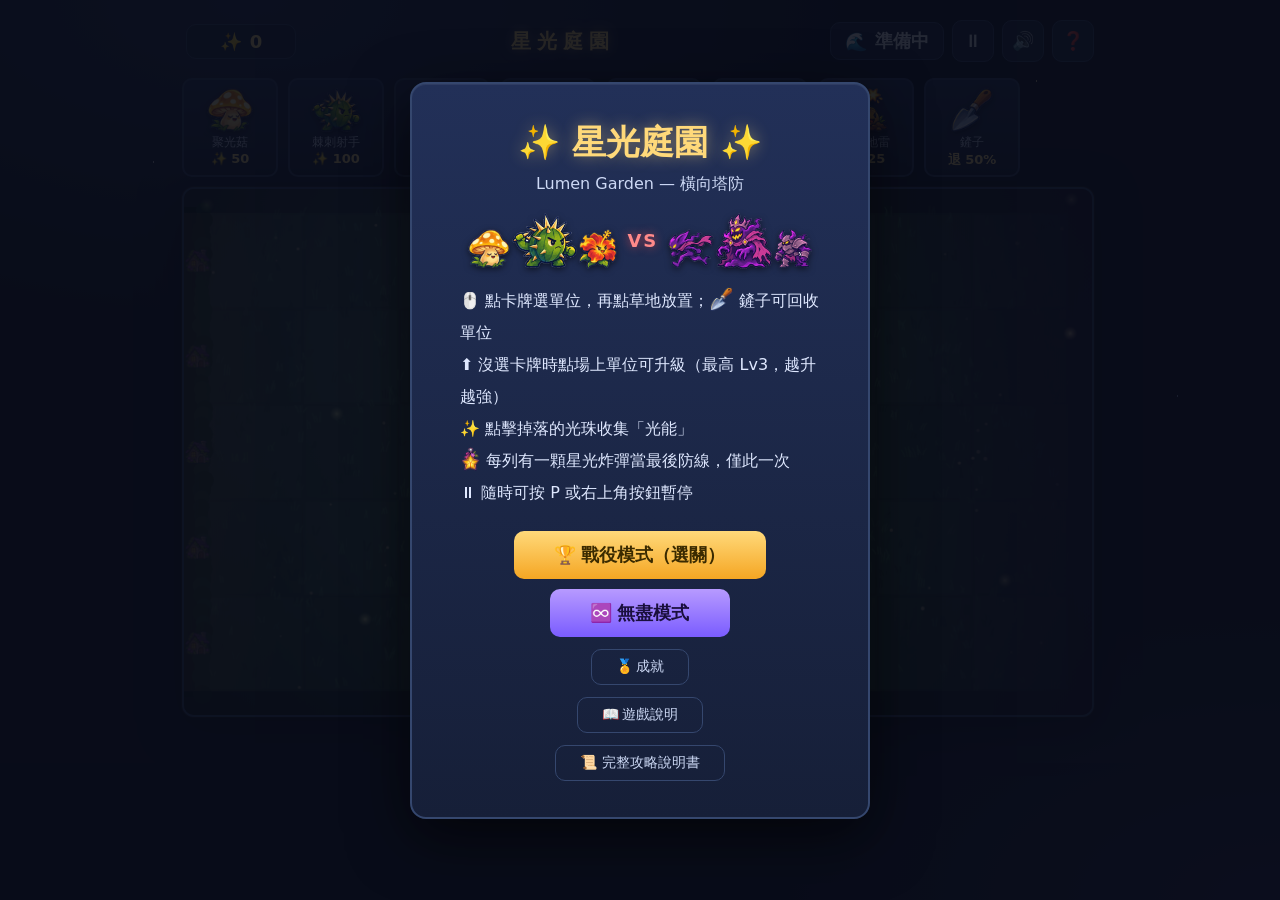
<file: index.html>
<!DOCTYPE html>
<html lang="zh-Hant">
<head>
  <meta charset="UTF-8">
  <meta name="viewport" content="width=device-width, initial-scale=1.0, viewport-fit=cover">
  <title>星光庭園 Lumen Garden — 橫向塔防</title>
  <meta name="theme-color" content="#10182b">
  <link rel="manifest" href="manifest.webmanifest">
  <link rel="icon" type="image/png" sizes="192x192" href="icons/icon-192.png">
  <link rel="apple-touch-icon" href="icons/apple-touch-icon.png">
  <meta name="apple-mobile-web-app-capable" content="yes">
  <meta name="apple-mobile-web-app-status-bar-style" content="black-translucent">
  <meta name="apple-mobile-web-app-title" content="星光庭園">
  <link rel="stylesheet" href="css/style.css">
</head>
<body>
  <div id="app">

    <!-- 頂部 HUD：資源 / 波次 / 控制按鈕 -->
    <header id="hud">
      <div class="hud-item" id="hud-lux">
        <span class="hud-icon">✨</span>
        <span id="lux-count">0</span>
      </div>
      <h1 id="hud-title">星光庭園</h1>
      <div id="hud-right">
        <div class="hud-item" id="hud-wave">
          <span class="hud-icon">🌊</span>
          <span id="wave-label">準備中</span>
        </div>
        <button id="btn-pause" class="hud-btn" title="暫停 (P)">⏸</button>
        <button id="btn-sound" class="hud-btn" title="音效開關">🔊</button>
        <button id="btn-help" class="hud-btn" title="遊戲說明">❓</button>
      </div>
    </header>

    <!-- 單位卡牌選擇列（由 ui.js 動態生成） -->
    <nav id="card-bar"></nav>

    <!-- 主戰場 -->
    <div id="canvas-wrap">
      <canvas id="game"></canvas>
      <!-- 波次橫幅（「第 N 波來襲！」） -->
      <div id="banner" class="hidden"></div>
    </div>

    <!-- 操作提示 toast -->
    <div id="toast" class="hidden"></div>

    <!-- 開始畫面 -->
    <div id="screen-start" class="screen">
      <div class="screen-box">
        <h2>✨ 星光庭園 ✨</h2>
        <p class="screen-sub">Lumen Garden — 橫向塔防</p>
        <!-- 主視覺（由 ui.js 依角色圖生成） -->
        <div id="hero-row"></div>
        <ul class="howto">
          <li>🖱️ 點卡牌選單位，再點草地放置；<img class="sprite-inline" src="img/sprites/shovel.png" alt="🥄" onerror="this.replaceWith(document.createTextNode(this.alt))"> 鏟子可回收單位</li>
          <li>⬆️ 沒選卡牌時點場上單位可升級（最高 Lv3，越升越強）</li>
          <li>✨ 點擊掉落的光珠收集「光能」</li>
          <li><img class="sprite-inline" src="img/sprites/star.png" alt="🌟" onerror="this.replaceWith(document.createTextNode(this.alt))"> 每列有一顆星光炸彈當最後防線，僅此一次</li>
          <li>⏸ 隨時可按 P 或右上角按鈕暫停</li>
        </ul>
        <button id="btn-start" class="btn-main">🏆 戰役模式（選關）</button>
        <button id="btn-endless" class="btn-main btn-endless">♾️ 無盡模式</button>
        <button id="btn-achievements" class="btn-sub">🏅 成就</button>
        <button id="btn-help-start" class="btn-sub">📖 遊戲說明</button>
        <a href="manual.html" class="btn-sub btn-link">📜 完整攻略說明書</a>
      </div>
    </div>

    <!-- 勝利畫面 -->
    <div id="screen-win" class="screen hidden">
      <div class="screen-box">
        <h2>🏆 勝利！</h2>
        <p class="screen-sub">十波暗影全數退散，庭園的星光守住了。</p>
        <p id="win-stats" class="screen-sub"></p>
        <button id="btn-restart-win" class="btn-main">再玩一次</button>
        <button id="btn-win-endless" class="btn-main btn-endless">♾️ 挑戰無盡模式</button>
      </div>
    </div>

    <!-- 選關畫面（卡片由 ui.js 依 LEVELS 生成） -->
    <div id="screen-levels" class="screen hidden">
      <div class="screen-box levels-box">
        <h2>🗺️ 選擇關卡</h2>
        <p class="screen-sub">每關規則不同；保留越多星光炸彈，星級越高</p>
        <div id="level-options"></div>
        <button id="btn-close-levels" class="btn-sub">返回</button>
      </div>
    </div>

    <!-- 成就一覽（由 ui.js 依 ACHIEVEMENTS 生成） -->
    <div id="screen-ach" class="screen hidden">
      <div class="screen-box">
        <h2>🏅 成就</h2>
        <div id="ach-list"></div>
        <button id="btn-close-ach" class="btn-sub">返回</button>
      </div>
    </div>

    <!-- 失敗畫面 -->
    <div id="screen-lose" class="screen hidden">
      <div class="screen-box">
        <h2>💀 失守……</h2>
        <p class="screen-sub">暗影族闖進了庭園深處。</p>
        <p id="lose-stats" class="screen-sub"></p>
        <button id="btn-restart-lose" class="btn-main">重新開始</button>
      </div>
    </div>

    <!-- 無盡增益三選一（選項由 ui.js 依 perks.js 資料生成） -->
    <div id="screen-perk" class="screen hidden">
      <div class="screen-box">
        <h2>✨ 星光祝福</h2>
        <p class="screen-sub">擋下了頭目波！選擇一項增益，效果持續整場</p>
        <div id="perk-options"></div>
      </div>
    </div>

    <!-- 遊戲說明（表格內容由 ui.js 依 config 資料表生成） -->
    <div id="screen-help" class="screen hidden">
      <div class="screen-box help-box">
        <h2>📖 遊戲說明</h2>
        <div class="help-scroll">
          <h3>基本流程</h3>
          <ul class="howto">
            <li>開場有 15 秒準備時間，先種 <img class="sprite-inline" src="img/sprites/unit-bloom.png" alt="🍄" onerror="this.replaceWith(document.createTextNode(this.alt))"> 聚光菇累積經濟</li>
            <li>點卡牌 → 點草地格子放置；再點一次卡牌可取消</li>
            <li>點擊 ✨ 光珠收集光能（落地 12 秒後消失，快過期會閃爍）</li>
            <li>🏆 戰役模式：5 個規則各異的關卡，各擋下 10 波即勝利；剩越多炸彈星級越高</li>
            <li>♾️ 無盡模式：第 11 波起無限生波，每 5 波增益三選一，拚最高波次紀錄</li>
            <li>⬆️ 升級：沒選卡牌時點場上單位，花光能升級（Lv2 = 基礎成本、Lv3 = 2 倍成本）— 射手傷害與血量 ×1.5、聚光菇生產加速，升級同時回滿血</li>
            <li><img class="sprite-inline" src="img/sprites/shovel.png" alt="🥄" onerror="this.replaceWith(document.createTextNode(this.alt))"> 鏟子：點鏟子再點單位，移除並退回一半光能（含升級投資）</li>
            <li><img class="sprite-inline" src="img/sprites/star.png" alt="🌟" onerror="this.replaceWith(document.createTextNode(this.alt))"> 星光炸彈：每列一顆，敵人破防時自動引爆清光該列 — 僅此一次</li>
          </ul>
          <h3>防禦單位</h3>
          <table class="help-table" id="help-units"></table>
          <h3>敵人圖鑑</h3>
          <table class="help-table" id="help-enemies"></table>
          <h3>小訣竅</h3>
          <ul class="howto">
            <li>寒霜蓮放在射手前排，減速讓輸出時間翻倍</li>
            <li>重甲兵的護甲要先打破才會掉血，優先集火</li>
            <li>磐石守衛擋最前排，換取後排輸出時間</li>
            <li><img class="sprite-inline" src="img/sprites/enemy-flyer.png" alt="🦇" onerror="this.replaceWith(document.createTextNode(this.alt))"> 暗影飛翼會飛越所有地面單位 — 肉盾擋不住，每列都要有射手</li>
            <li>暗影君王會召喚爪牙、對肉盾造成 4 倍碎石傷害 — 寒霜蓮拖速 + 爆炎花輸出是解</li>
          </ul>
          <p style="text-align:center; margin-top:14px;">
            <a href="manual.html" target="_blank" style="color:#ffd97a;">📜 開啟完整攻略說明書（單位數值、波次結構、陣型心法）</a>
          </p>
        </div>
        <button id="btn-close-help" class="btn-main">關閉</button>
      </div>
    </div>

  </div>

  <!-- 依序載入：後面的檔案依賴前面的全域定義（刻意不用 ES modules，file:// 直接可跑） -->
  <script src="js/config.js"></script>
  <script src="js/state.js"></script>
  <script src="js/progress.js"></script>
  <script src="js/sfx.js"></script>
  <script src="js/grid.js"></script>
  <script src="js/sprites.js"></script>
  <script src="js/scenery.js"></script>
  <script src="js/resources.js"></script>
  <script src="js/perks.js"></script>
  <script src="js/projectiles.js"></script>
  <script src="js/units.js"></script>
  <script src="js/enemies.js"></script>
  <script src="js/waves.js"></script>
  <script src="js/ui.js"></script>
  <script src="js/render.js"></script>
  <script src="js/main.js"></script>
</body>
</html>
</file>
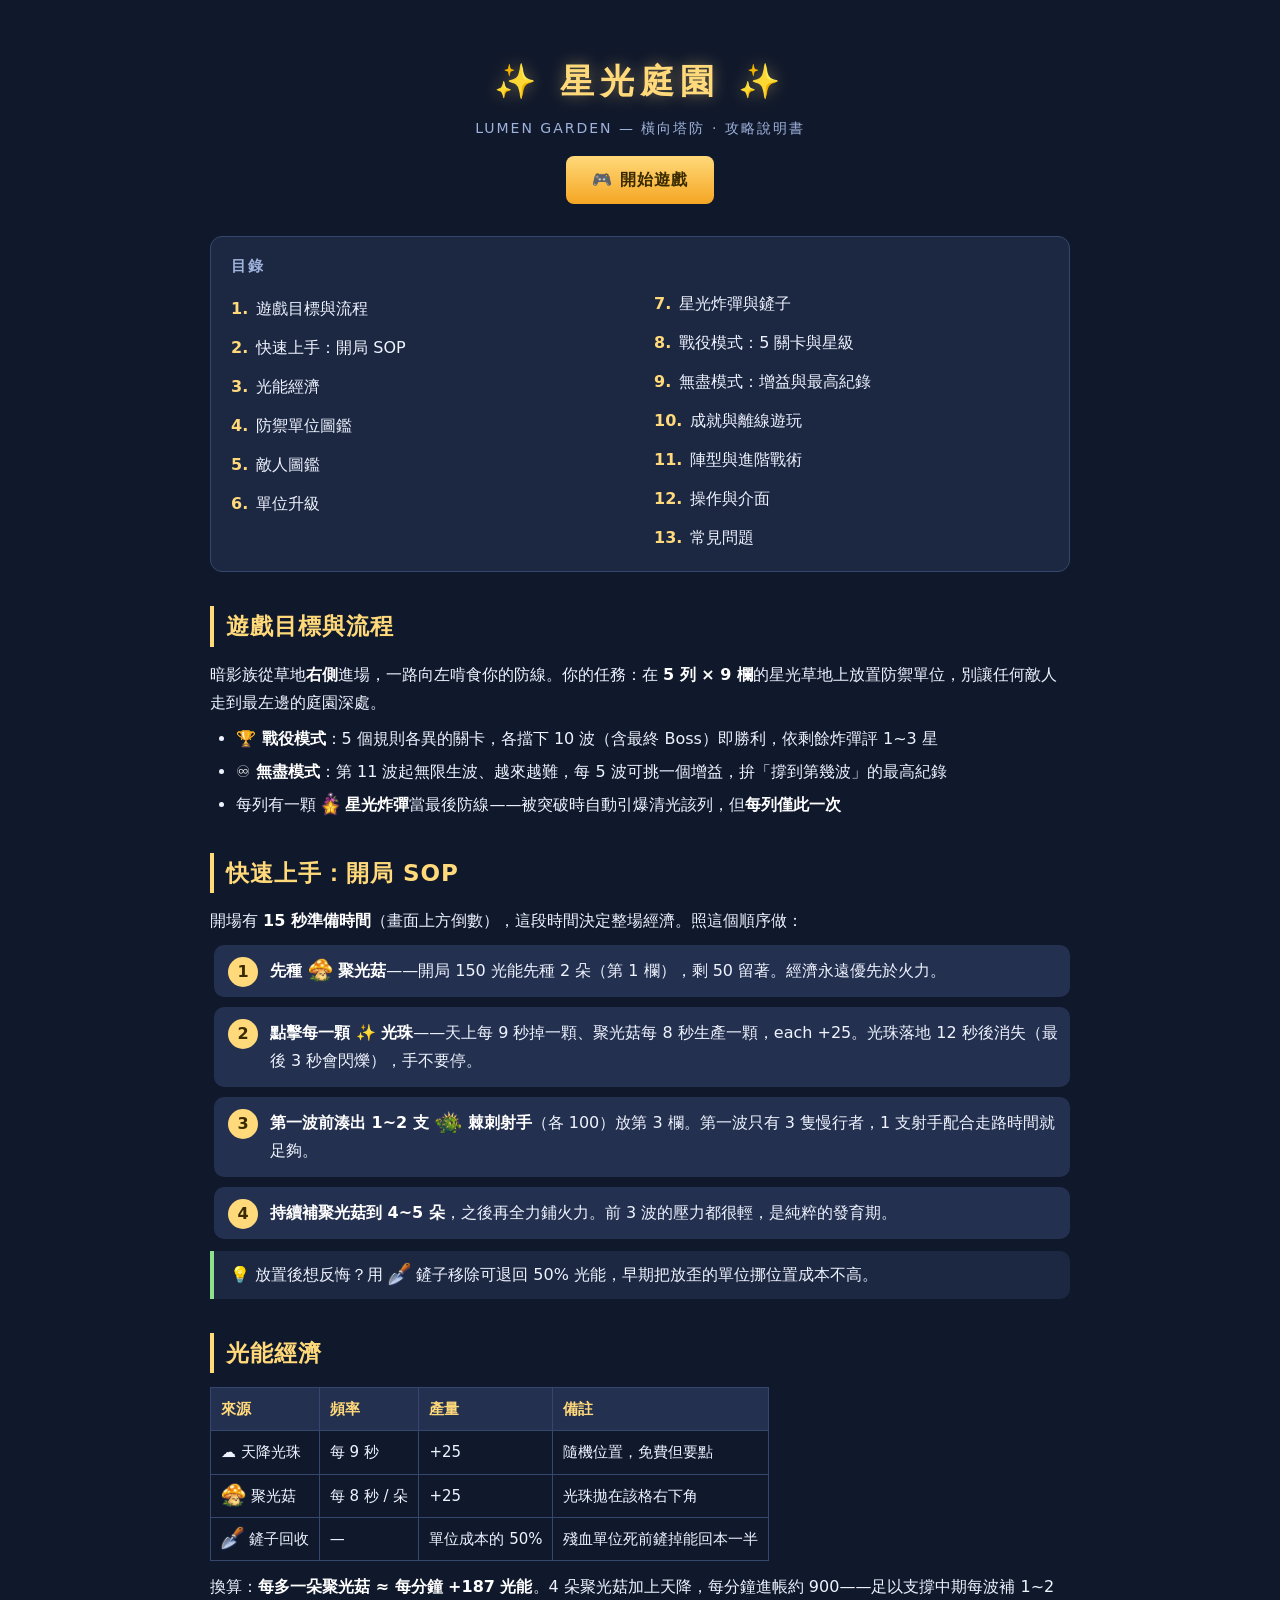
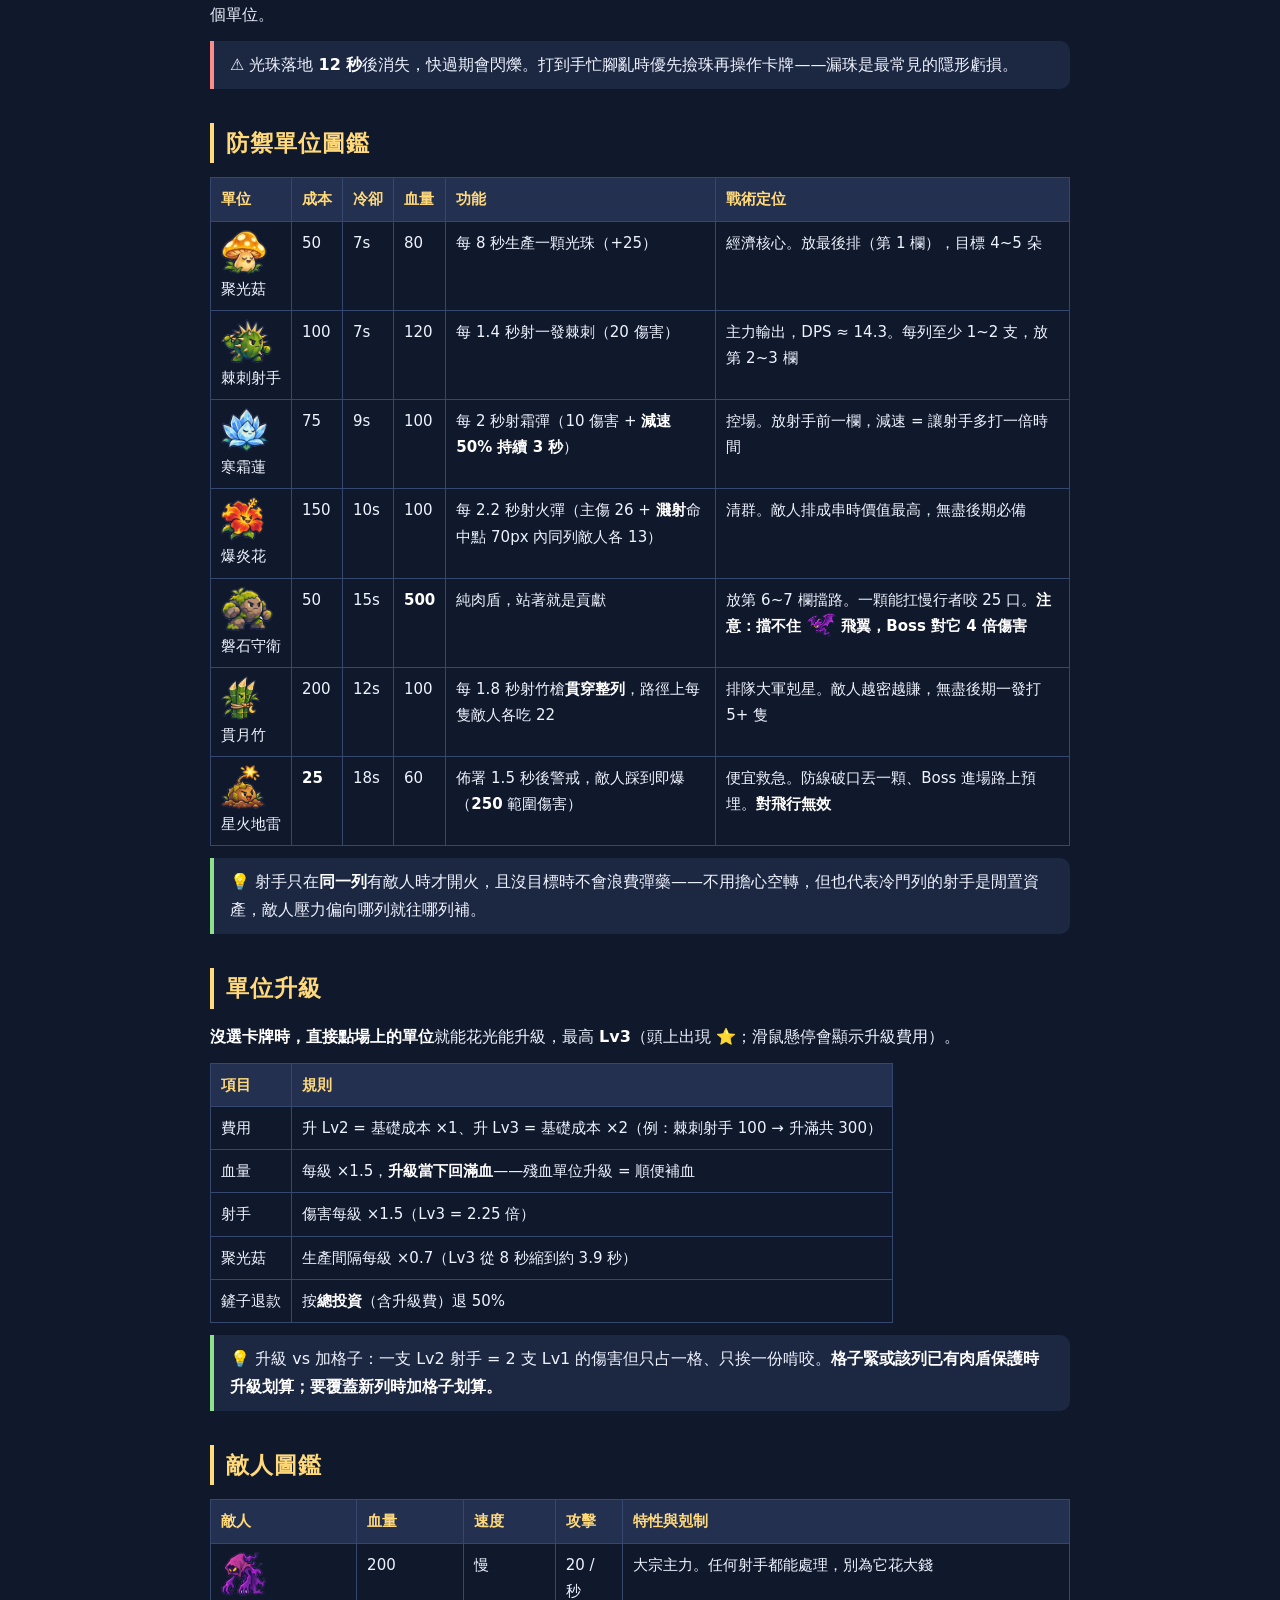
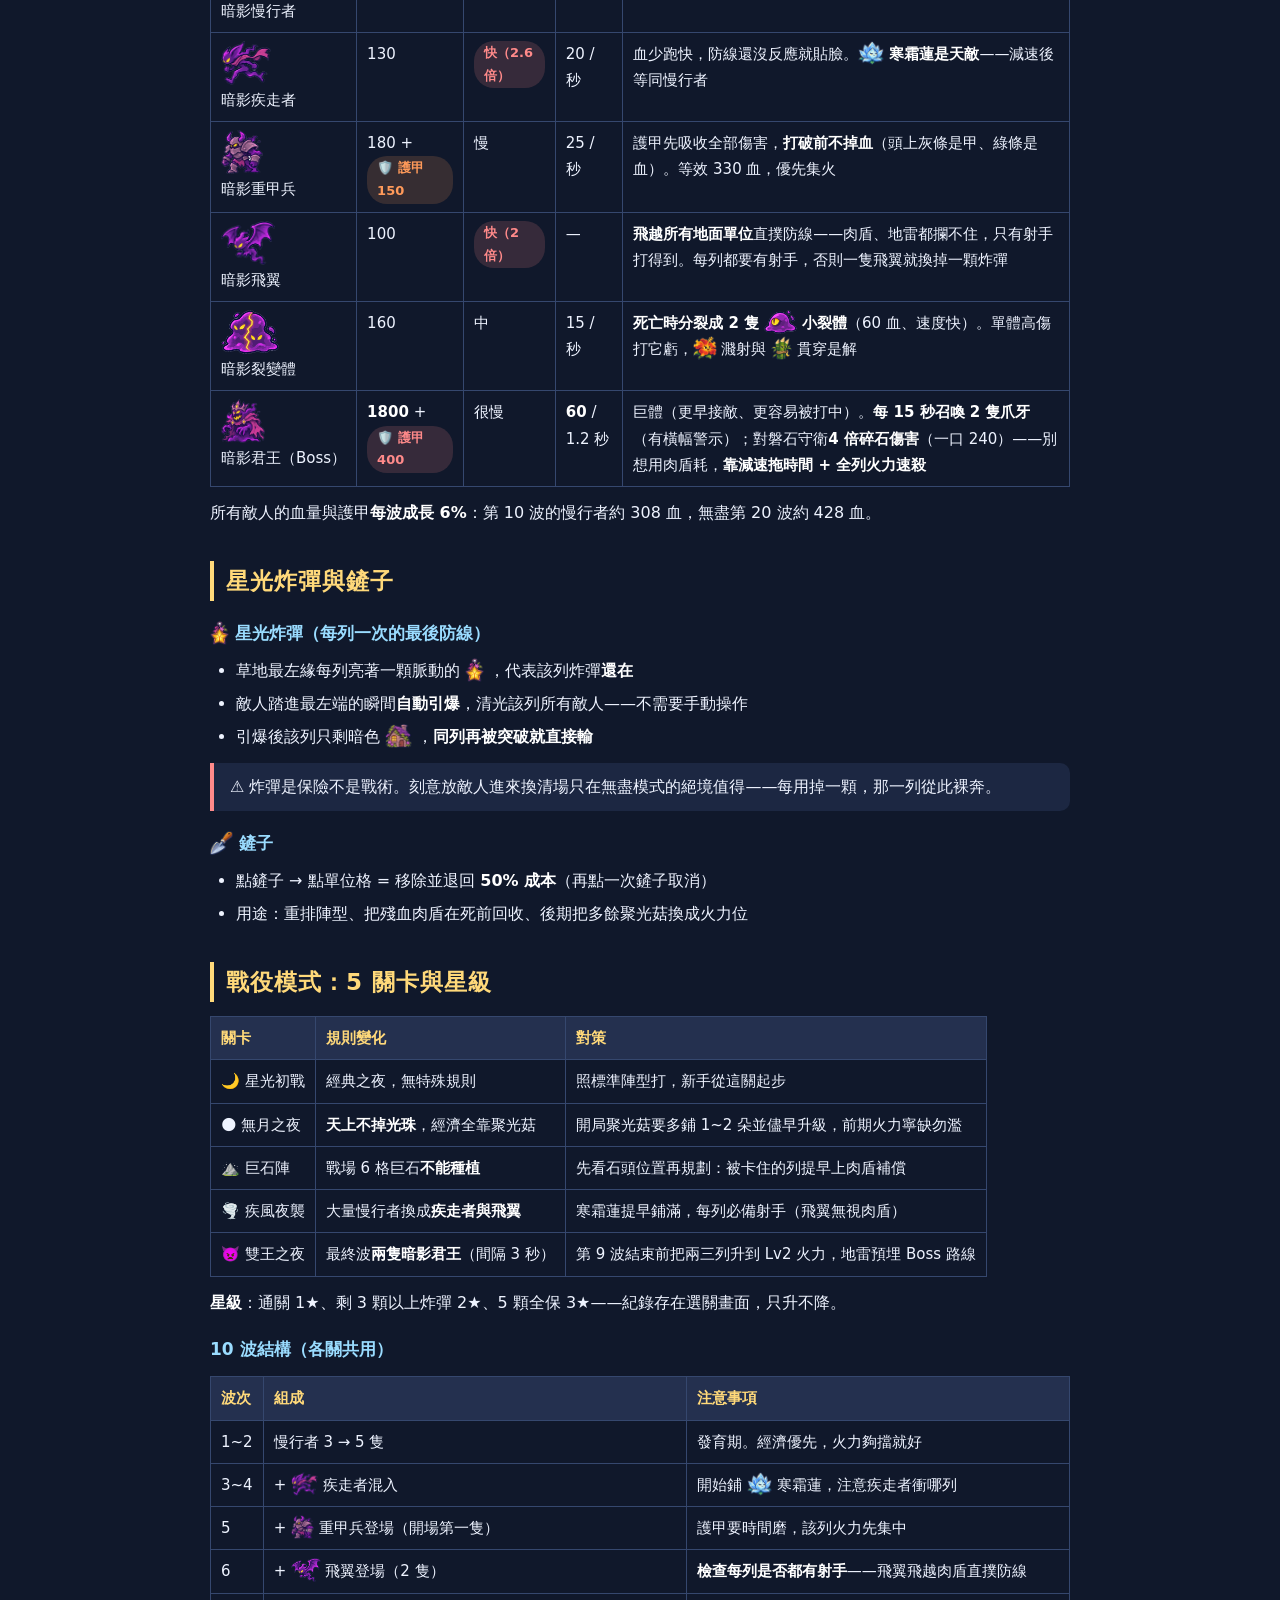
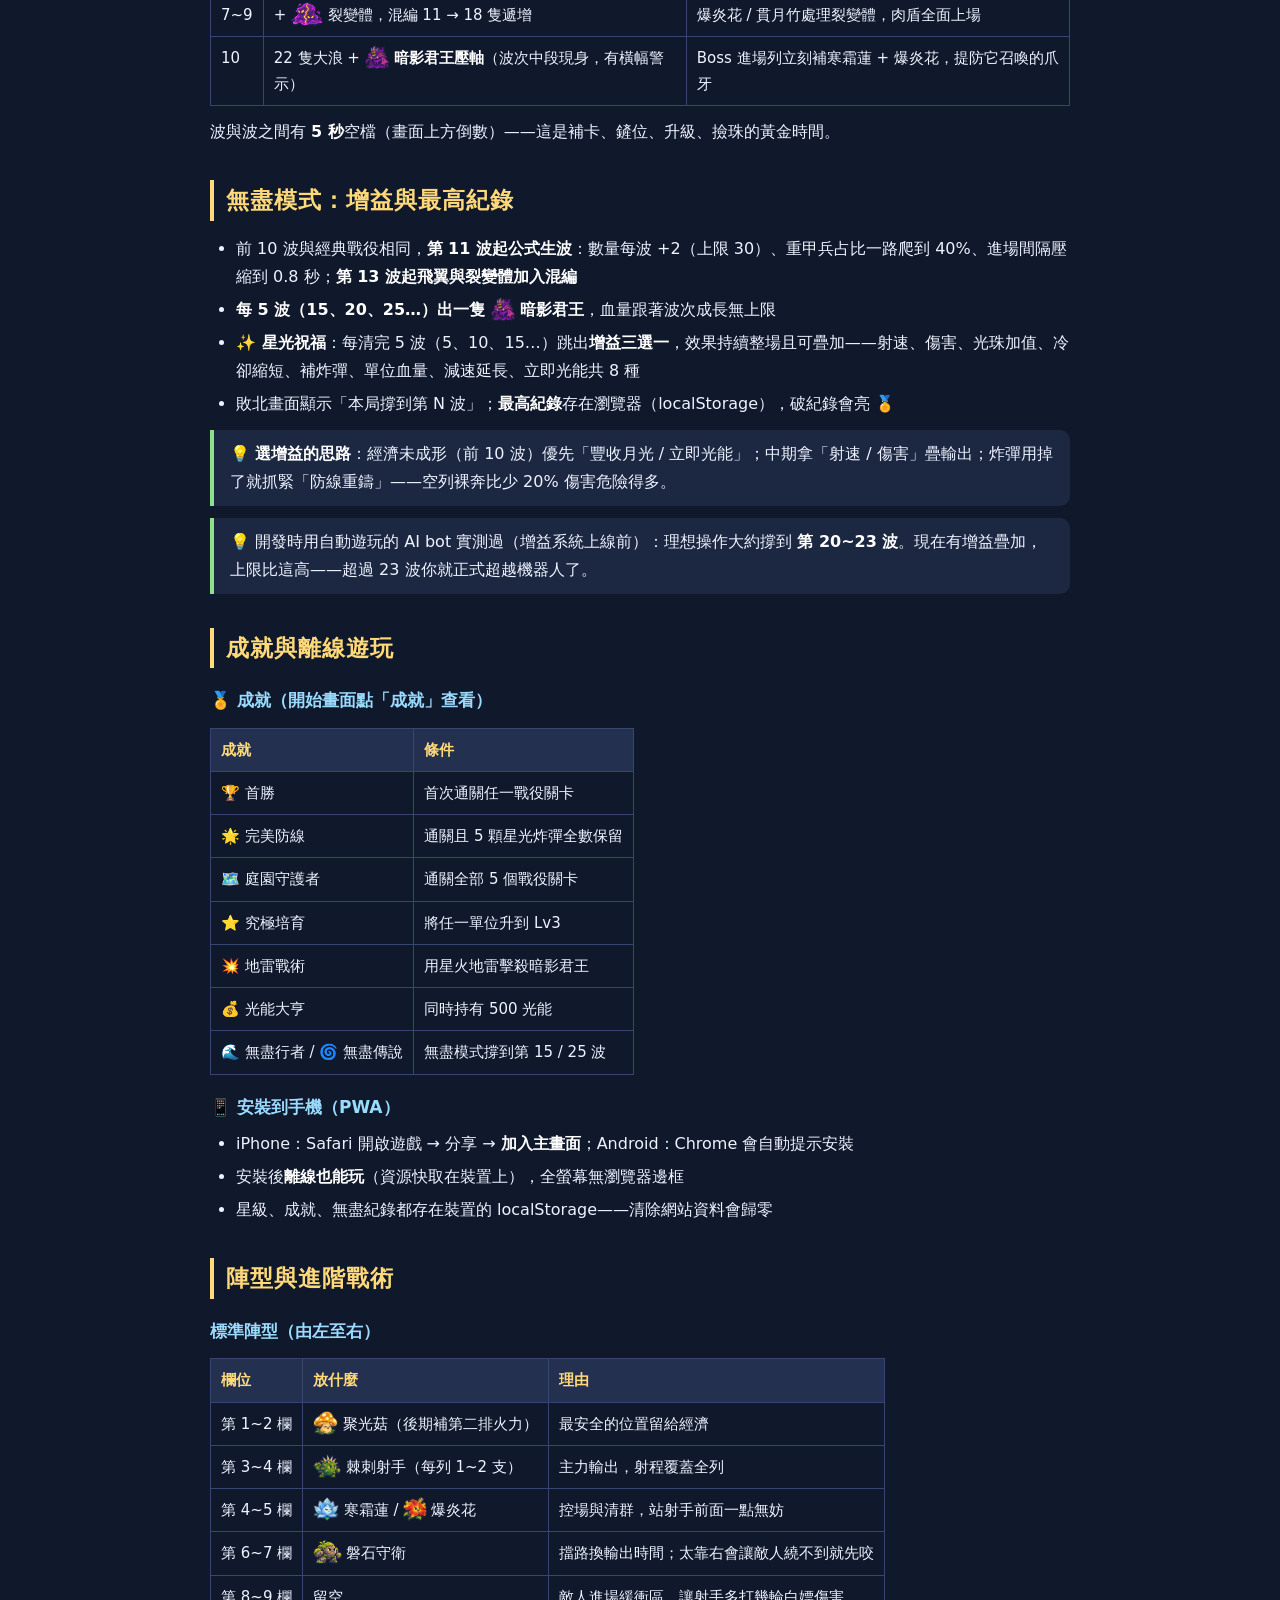
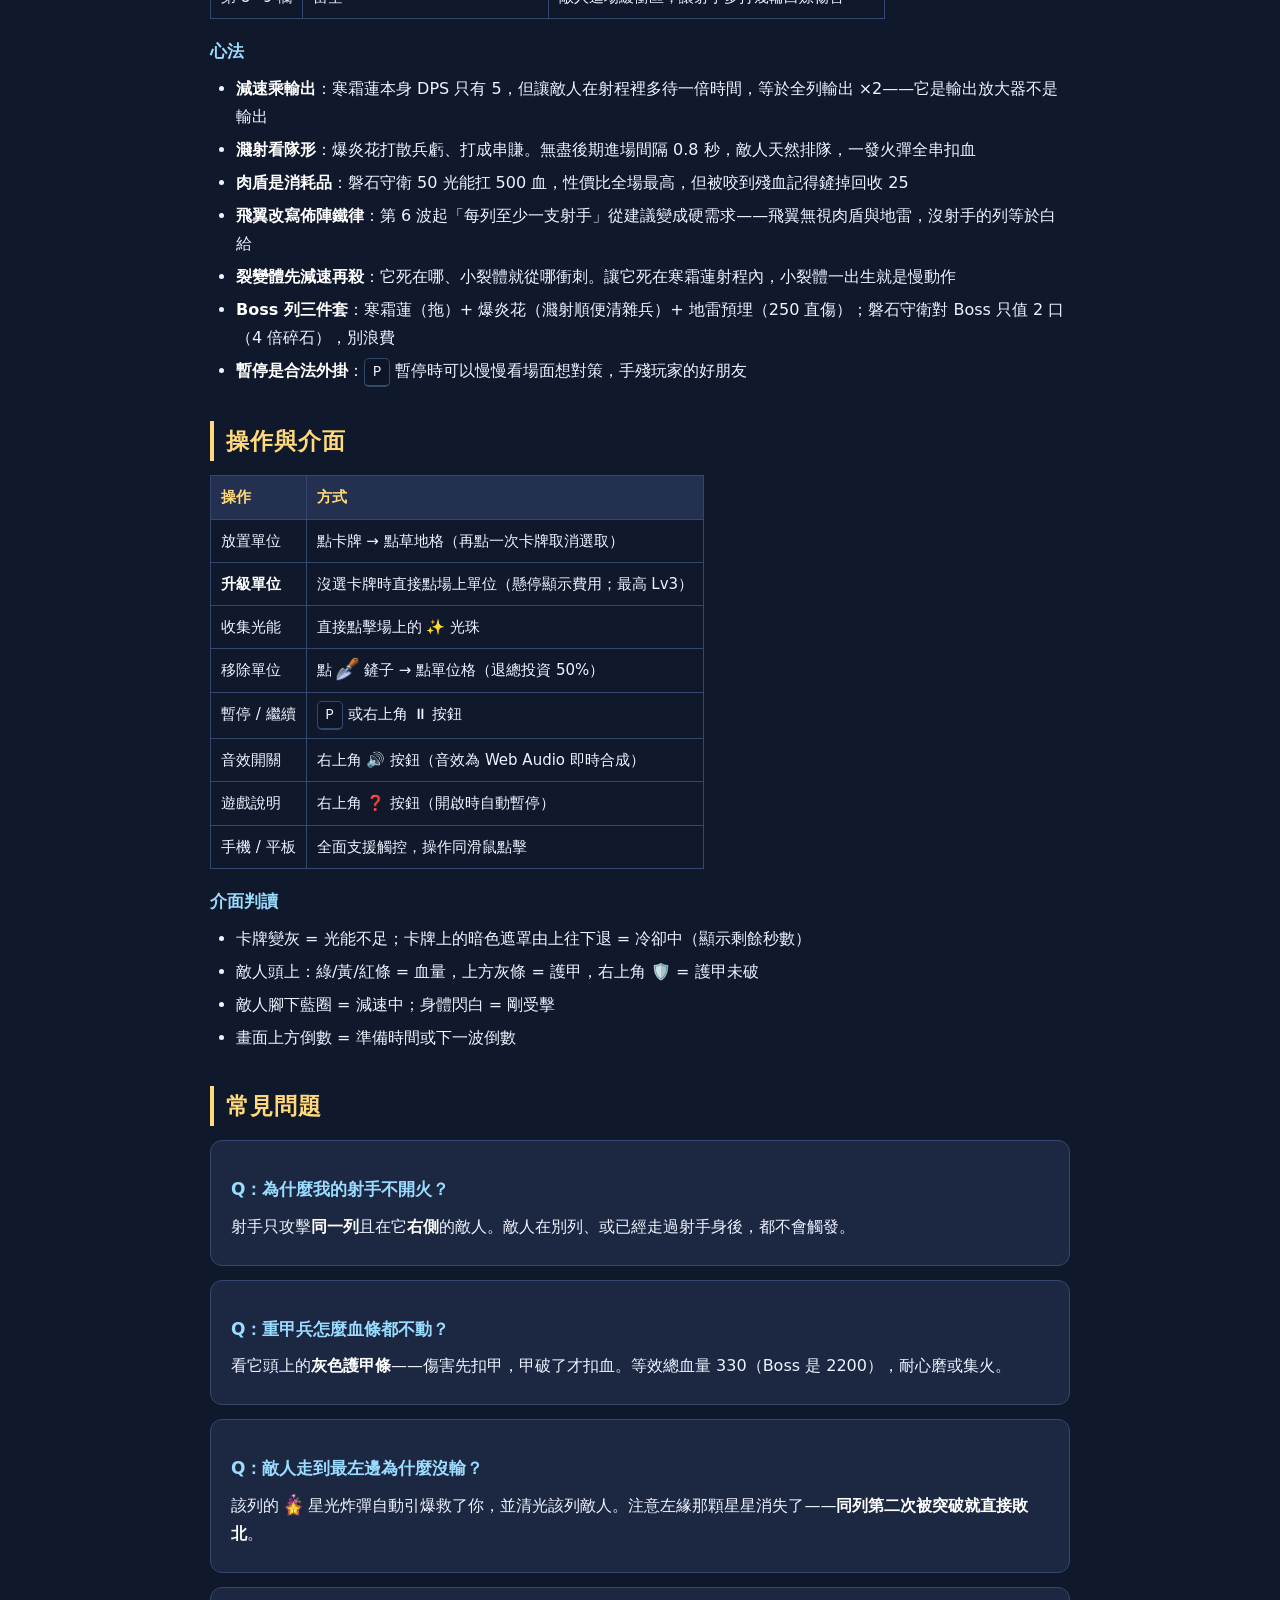
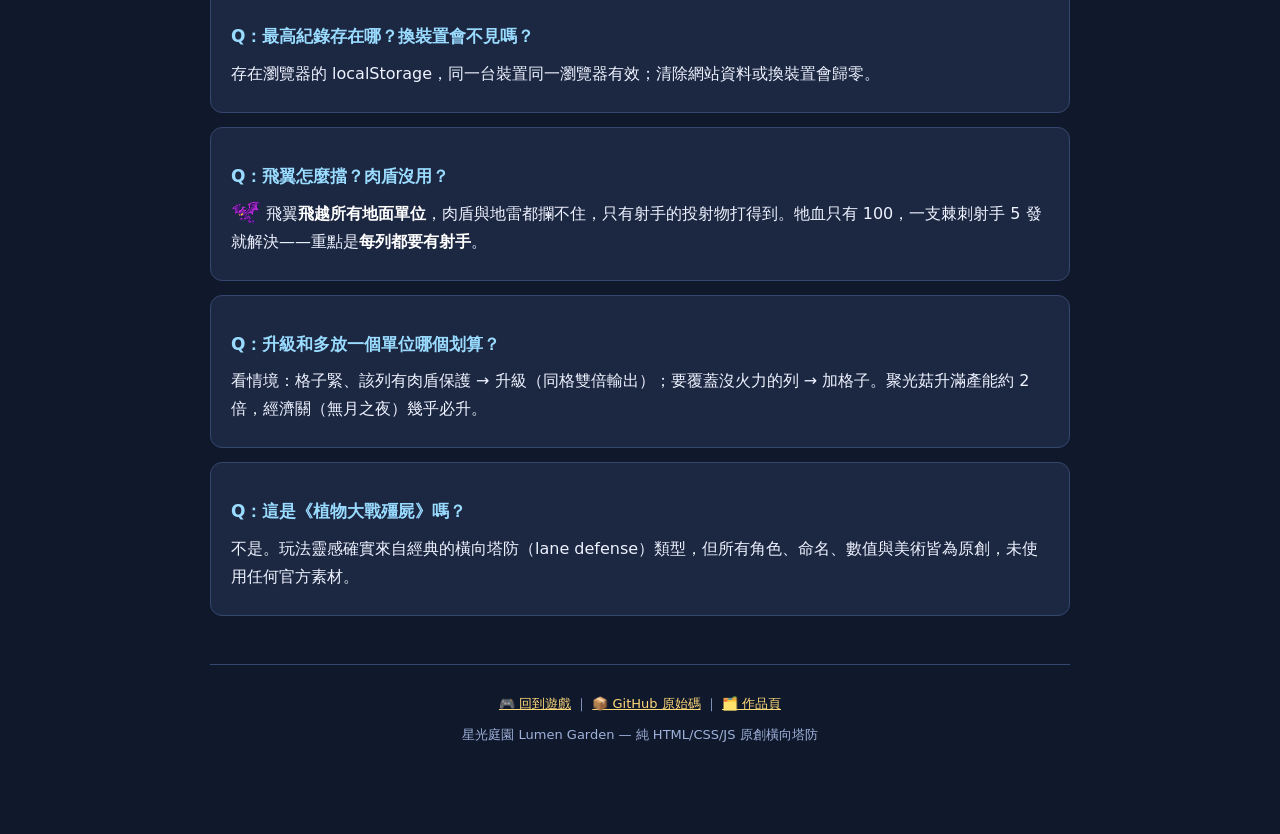
<file: manual.html>
<!DOCTYPE html>
<html lang="zh-Hant">
<head>
<meta charset="UTF-8">
<meta name="viewport" content="width=device-width, initial-scale=1.0">
<title>星光庭園 Lumen Garden — 攻略說明書</title>
<style>
  * { margin: 0; padding: 0; box-sizing: border-box; }
  :root {
    --bg: #10182b; --panel: #1c2742; --panel2: #24304f; --line: #35476e;
    --gold: #ffd97a; --ink: #eef3ff; --dim: #9fb2dc;
    --green: #8ee08a; --blue: #9adcff; --red: #ff8a8a; --orange: #ff9a5a; --purple: #b18cff;
  }
  html, body { background: var(--bg); color: var(--ink);
    font-family: "Microsoft JhengHei","PingFang TC","Noto Sans TC",system-ui,sans-serif;
    line-height: 1.75; font-size: 16px; }
  .wrap { max-width: 900px; margin: 0 auto; padding: 32px 20px 80px; }
  header.top { text-align: center; padding: 20px 0 8px; }
  header.top h1 { color: var(--gold); font-size: 34px; letter-spacing: 6px;
    text-shadow: 0 0 16px rgba(255,217,122,.4); }
  header.top .sub { color: var(--dim); font-size: 14px; letter-spacing: 2px; margin-top: 4px; }
  header.top .play { display: inline-block; margin-top: 16px; padding: 10px 26px; border-radius: 8px;
    background: linear-gradient(180deg,#ffd97a,#f5a623); color: #3a2a00; font-weight: 700;
    text-decoration: none; letter-spacing: 1px; }
  header.top .play:hover { filter: brightness(1.06); }
  .toc { background: var(--panel); border: 1px solid var(--line); border-radius: 12px;
    padding: 16px 20px; margin: 24px 0; }
  .toc h2 { font-size: 15px; color: var(--dim); letter-spacing: 2px; margin-bottom: 8px; }
  .toc ol { columns: 2; column-gap: 28px; list-style: none; counter-reset: t; }
  .toc li { counter-increment: t; padding: 3px 0; }
  .toc li::before { content: counter(t) "."; color: var(--gold); font-weight: 700; margin-right: 8px; }
  .toc a { color: var(--ink); text-decoration: none; }
  .toc a:hover { color: var(--gold); }
  section { margin: 34px 0; }
  h2.sec { font-size: 23px; color: var(--gold); border-left: 4px solid var(--gold);
    padding-left: 12px; margin-bottom: 14px; letter-spacing: 1px; }
  h3 { font-size: 17px; color: var(--blue); margin: 18px 0 6px; }
  p { margin: 8px 0; }
  ul, ol.steps { margin: 8px 0 8px 4px; padding-left: 22px; }
  li { margin: 5px 0; }
  strong { color: #fff; }
  .card { background: var(--panel); border: 1px solid var(--line); border-radius: 12px;
    padding: 16px 20px; margin: 14px 0; }
  .steps.big { list-style: none; padding: 0; counter-reset: s; }
  .steps.big > li { counter-increment: s; position: relative; padding: 12px 12px 12px 56px;
    background: var(--panel2); border-radius: 10px; margin: 10px 0; }
  .steps.big > li::before { content: counter(s); position: absolute; left: 14px; top: 12px;
    width: 30px; height: 30px; border-radius: 50%; background: var(--gold); color: #3a2a00;
    font-weight: 800; display: grid; place-items: center; }
  table { width: 100%; border-collapse: collapse; margin: 12px 0; font-size: 15px;
    display: block; overflow-x: auto; }
  th, td { border: 1px solid var(--line); padding: 8px 10px; text-align: left; vertical-align: top; }
  th { background: var(--panel2); color: var(--gold); white-space: nowrap; }
  kbd { display: inline-block; background: #0d1526; border: 1px solid var(--line);
    border-bottom-width: 2px; border-radius: 5px; padding: 1px 8px; font-family: Consolas, monospace;
    color: var(--ink); font-size: 14px; min-width: 22px; text-align: center; }
  .pill { display: inline-block; padding: 1px 10px; border-radius: 20px; font-size: 13px; font-weight: 700; }
  .p-good { background: rgba(142,224,138,.16); color: var(--green); }
  .p-warn { background: rgba(255,154,90,.16); color: var(--orange); }
  .p-bad  { background: rgba(255,138,138,.16); color: var(--red); }
  .tip { border-left: 4px solid var(--green); background: var(--panel);
    border-radius: 0 10px 10px 0; padding: 10px 16px; margin: 12px 0; }
  .tip::before { content: "💡 "; }
  .warn { border-left: 4px solid var(--red); background: var(--panel);
    border-radius: 0 10px 10px 0; padding: 10px 16px; margin: 12px 0; }
  .warn::before { content: "⚠️ "; }
  .sprite-lg { display: block; height: 44px; width: auto; margin-bottom: 2px; }
  td:has(> .sprite-lg) { white-space: nowrap; }
  .sprite-sm { height: 24px; width: auto; vertical-align: -6px; }
  footer { text-align: center; color: var(--dim); font-size: 13px; margin-top: 48px;
    border-top: 1px solid var(--line); padding-top: 20px; }
  footer a { color: var(--gold); }
  @media (max-width: 600px) { .toc ol { columns: 1; } header.top h1 { font-size: 26px; letter-spacing: 3px; } }
</style>
</head>
<body>
<div class="wrap">

<header class="top">
  <h1>✨ 星光庭園 ✨</h1>
  <div class="sub">LUMEN GARDEN — 橫向塔防 · 攻略說明書</div>
  <a class="play" href="index.html">🎮 開始遊戲</a>
</header>

<nav class="toc">
  <h2>目錄</h2>
  <ol>
    <li><a href="#goal">遊戲目標與流程</a></li>
    <li><a href="#quickstart">快速上手：開局 SOP</a></li>
    <li><a href="#economy">光能經濟</a></li>
    <li><a href="#units">防禦單位圖鑑</a></li>
    <li><a href="#enemies">敵人圖鑑</a></li>
    <li><a href="#upgrade">單位升級</a></li>
    <li><a href="#bomb-shovel">星光炸彈與鏟子</a></li>
    <li><a href="#campaign">戰役模式：5 關卡與星級</a></li>
    <li><a href="#endless">無盡模式：增益與最高紀錄</a></li>
    <li><a href="#progress">成就與離線遊玩</a></li>
    <li><a href="#tactics">陣型與進階戰術</a></li>
    <li><a href="#controls">操作與介面</a></li>
    <li><a href="#faq">常見問題</a></li>
  </ol>
</nav>

<section id="goal">
  <h2 class="sec">遊戲目標與流程</h2>
  <p>暗影族從草地<strong>右側</strong>進場，一路向左啃食你的防線。你的任務：在 <strong>5 列 × 9 欄</strong>的星光草地上放置防禦單位，別讓任何敵人走到最左邊的庭園深處。</p>
  <ul>
    <li><strong>🏆 戰役模式</strong>：5 個規則各異的關卡，各擋下 10 波（含最終 Boss）即勝利，依剩餘炸彈評 1~3 星</li>
    <li><strong>♾️ 無盡模式</strong>：第 11 波起無限生波、越來越難，每 5 波可挑一個增益，拚「撐到第幾波」的最高紀錄</li>
    <li>每列有一顆 <img class="sprite-sm" src="img/sprites/star.png" alt=""> <strong>星光炸彈</strong>當最後防線——被突破時自動引爆清光該列，但<strong>每列僅此一次</strong></li>
  </ul>
</section>

<section id="quickstart">
  <h2 class="sec">快速上手：開局 SOP</h2>
  <p>開場有 <strong>15 秒準備時間</strong>（畫面上方倒數），這段時間決定整場經濟。照這個順序做：</p>
  <ol class="steps big">
    <li><strong>先種 <img class="sprite-sm" src="img/sprites/unit-bloom.png" alt=""> 聚光菇</strong>——開局 150 光能先種 2 朵（第 1 欄），剩 50 留著。經濟永遠優先於火力。</li>
    <li><strong>點擊每一顆 ✨ 光珠</strong>——天上每 9 秒掉一顆、聚光菇每 8 秒生產一顆，each +25。光珠落地 12 秒後消失（最後 3 秒會閃爍），手不要停。</li>
    <li><strong>第一波前湊出 1~2 支 <img class="sprite-sm" src="img/sprites/unit-thorn.png" alt=""> 棘刺射手</strong>（各 100）放第 3 欄。第一波只有 3 隻慢行者，1 支射手配合走路時間就足夠。</li>
    <li><strong>持續補聚光菇到 4~5 朵</strong>，之後再全力鋪火力。前 3 波的壓力都很輕，是純粹的發育期。</li>
  </ol>
  <div class="tip">放置後想反悔？用 <img class="sprite-sm" src="img/sprites/shovel.png" alt=""> 鏟子移除可退回 50% 光能，早期把放歪的單位挪位置成本不高。</div>
</section>

<section id="economy">
  <h2 class="sec">光能經濟</h2>
  <table>
    <tr><th>來源</th><th>頻率</th><th>產量</th><th>備註</th></tr>
    <tr><td>☁️ 天降光珠</td><td>每 9 秒</td><td>+25</td><td>隨機位置，免費但要點</td></tr>
    <tr><td><img class="sprite-sm" src="img/sprites/unit-bloom.png" alt=""> 聚光菇</td><td>每 8 秒 / 朵</td><td>+25</td><td>光珠拋在該格右下角</td></tr>
    <tr><td><img class="sprite-sm" src="img/sprites/shovel.png" alt=""> 鏟子回收</td><td>—</td><td>單位成本的 50%</td><td>殘血單位死前鏟掉能回本一半</td></tr>
  </table>
  <p>換算：<strong>每多一朵聚光菇 ≈ 每分鐘 +187 光能</strong>。4 朵聚光菇加上天降，每分鐘進帳約 900——足以支撐中期每波補 1~2 個單位。</p>
  <div class="warn">光珠落地 <strong>12 秒</strong>後消失，快過期會閃爍。打到手忙腳亂時優先撿珠再操作卡牌——漏珠是最常見的隱形虧損。</div>
</section>

<section id="units">
  <h2 class="sec">防禦單位圖鑑</h2>
  <table>
    <tr><th>單位</th><th>成本</th><th>冷卻</th><th>血量</th><th>功能</th><th>戰術定位</th></tr>
    <tr><td><img class="sprite-lg" src="img/sprites/unit-bloom.png" alt="">聚光菇</td><td>50</td><td>7s</td><td>80</td><td>每 8 秒生產一顆光珠（+25）</td><td>經濟核心。放最後排（第 1 欄），目標 4~5 朵</td></tr>
    <tr><td><img class="sprite-lg" src="img/sprites/unit-thorn.png" alt="">棘刺射手</td><td>100</td><td>7s</td><td>120</td><td>每 1.4 秒射一發棘刺（20 傷害）</td><td>主力輸出，DPS ≈ 14.3。每列至少 1~2 支，放第 2~3 欄</td></tr>
    <tr><td><img class="sprite-lg" src="img/sprites/unit-frost.png" alt="">寒霜蓮</td><td>75</td><td>9s</td><td>100</td><td>每 2 秒射霜彈（10 傷害 + <strong>減速 50% 持續 3 秒</strong>）</td><td>控場。放射手前一欄，減速 = 讓射手多打一倍時間</td></tr>
    <tr><td><img class="sprite-lg" src="img/sprites/unit-blaze.png" alt="">爆炎花</td><td>150</td><td>10s</td><td>100</td><td>每 2.2 秒射火彈（主傷 26 + <strong>濺射</strong>命中點 70px 內同列敵人各 13）</td><td>清群。敵人排成串時價值最高，無盡後期必備</td></tr>
    <tr><td><img class="sprite-lg" src="img/sprites/unit-boulder.png" alt="">磐石守衛</td><td>50</td><td>15s</td><td><strong>500</strong></td><td>純肉盾，站著就是貢獻</td><td>放第 6~7 欄擋路。一顆能扛慢行者咬 25 口。<strong>注意：擋不住 <img class="sprite-sm" src="img/sprites/enemy-flyer.png" alt=""> 飛翼，Boss 對它 4 倍傷害</strong></td></tr>
    <tr><td><img class="sprite-lg" src="img/sprites/unit-lance.png" alt="">貫月竹</td><td>200</td><td>12s</td><td>100</td><td>每 1.8 秒射竹槍<strong>貫穿整列</strong>，路徑上每隻敵人各吃 22</td><td>排隊大軍剋星。敵人越密越賺，無盡後期一發打 5+ 隻</td></tr>
    <tr><td><img class="sprite-lg" src="img/sprites/unit-mine.png" alt="">星火地雷</td><td><strong>25</strong></td><td>18s</td><td>60</td><td>佈署 1.5 秒後警戒，敵人踩到即爆（<strong>250</strong> 範圍傷害）</td><td>便宜救急。防線破口丟一顆、Boss 進場路上預埋。<strong>對飛行無效</strong></td></tr>
  </table>
  <div class="tip">射手只在<strong>同一列</strong>有敵人時才開火，且沒目標時不會浪費彈藥——不用擔心空轉，但也代表冷門列的射手是閒置資產，敵人壓力偏向哪列就往哪列補。</div>
</section>

<section id="upgrade">
  <h2 class="sec">單位升級</h2>
  <p><strong>沒選卡牌時，直接點場上的單位</strong>就能花光能升級，最高 <strong>Lv3</strong>（頭上出現 ⭐；滑鼠懸停會顯示升級費用）。</p>
  <table>
    <tr><th>項目</th><th>規則</th></tr>
    <tr><td>費用</td><td>升 Lv2 = 基礎成本 ×1、升 Lv3 = 基礎成本 ×2（例：棘刺射手 100 → 升滿共 300）</td></tr>
    <tr><td>血量</td><td>每級 ×1.5，<strong>升級當下回滿血</strong>——殘血單位升級 = 順便補血</td></tr>
    <tr><td>射手</td><td>傷害每級 ×1.5（Lv3 = 2.25 倍）</td></tr>
    <tr><td>聚光菇</td><td>生產間隔每級 ×0.7（Lv3 從 8 秒縮到約 3.9 秒）</td></tr>
    <tr><td>鏟子退款</td><td>按<strong>總投資</strong>（含升級費）退 50%</td></tr>
  </table>
  <div class="tip">升級 vs 加格子：一支 Lv2 射手 = 2 支 Lv1 的傷害但只占一格、只挨一份啃咬。<strong>格子緊或該列已有肉盾保護時升級划算；要覆蓋新列時加格子划算。</strong></div>
</section>

<section id="enemies">
  <h2 class="sec">敵人圖鑑</h2>
  <table>
    <tr><th>敵人</th><th>血量</th><th>速度</th><th>攻擊</th><th>特性與剋制</th></tr>
    <tr><td><img class="sprite-lg" src="img/sprites/enemy-shambler.png" alt="">暗影慢行者</td><td>200</td><td>慢</td><td>20 / 秒</td><td>大宗主力。任何射手都能處理，別為它花大錢</td></tr>
    <tr><td><img class="sprite-lg" src="img/sprites/enemy-sprinter.png" alt="">暗影疾走者</td><td>130</td><td><span class="pill p-bad">快（2.6 倍）</span></td><td>20 / 秒</td><td>血少跑快，防線還沒反應就貼臉。<strong><img class="sprite-sm" src="img/sprites/unit-frost.png" alt=""> 寒霜蓮是天敵</strong>——減速後等同慢行者</td></tr>
    <tr><td><img class="sprite-lg" src="img/sprites/enemy-brute.png" alt="">暗影重甲兵</td><td>180 + <span class="pill p-warn">🛡️ 護甲 150</span></td><td>慢</td><td>25 / 秒</td><td>護甲先吸收全部傷害，<strong>打破前不掉血</strong>（頭上灰條是甲、綠條是血）。等效 330 血，優先集火</td></tr>
    <tr><td><img class="sprite-lg" src="img/sprites/enemy-flyer.png" alt="">暗影飛翼</td><td>100</td><td><span class="pill p-bad">快（2 倍）</span></td><td>—</td><td><strong>飛越所有地面單位</strong>直撲防線——肉盾、地雷都攔不住，只有射手打得到。每列都要有射手，否則一隻飛翼就換掉一顆炸彈</td></tr>
    <tr><td><img class="sprite-lg" src="img/sprites/enemy-splitter.png" alt="">暗影裂變體</td><td>160</td><td>中</td><td>15 / 秒</td><td><strong>死亡時分裂成 2 隻 <img class="sprite-sm" src="img/sprites/enemy-blobling.png" alt=""> 小裂體</strong>（60 血、速度快）。單體高傷打它虧，<img class="sprite-sm" src="img/sprites/unit-blaze.png" alt=""> 濺射與 <img class="sprite-sm" src="img/sprites/unit-lance.png" alt=""> 貫穿是解</td></tr>
    <tr><td><img class="sprite-lg" src="img/sprites/enemy-boss.png" alt="">暗影君王（Boss）</td><td><strong>1800</strong> + <span class="pill p-bad">🛡️ 護甲 400</span></td><td>很慢</td><td><strong>60</strong> / 1.2 秒</td><td>巨體（更早接敵、更容易被打中）。<strong>每 15 秒召喚 2 隻爪牙</strong>（有橫幅警示）；對磐石守衛<strong>4 倍碎石傷害</strong>（一口 240）——別想用肉盾耗，<strong>靠減速拖時間 + 全列火力速殺</strong></td></tr>
  </table>
  <p>所有敵人的血量與護甲<strong>每波成長 6%</strong>：第 10 波的慢行者約 308 血，無盡第 20 波約 428 血。</p>
</section>

<section id="bomb-shovel">
  <h2 class="sec">星光炸彈與鏟子</h2>
  <h3><img class="sprite-sm" src="img/sprites/star.png" alt=""> 星光炸彈（每列一次的最後防線）</h3>
  <ul>
    <li>草地最左緣每列亮著一顆脈動的 <img class="sprite-sm" src="img/sprites/star.png" alt=""> ，代表該列炸彈<strong>還在</strong></li>
    <li>敵人踏進最左端的瞬間<strong>自動引爆</strong>，清光該列所有敵人——不需要手動操作</li>
    <li>引爆後該列只剩暗色 <img class="sprite-sm" src="img/sprites/house.png" alt=""> ，<strong>同列再被突破就直接輸</strong></li>
  </ul>
  <div class="warn">炸彈是保險不是戰術。刻意放敵人進來換清場只在無盡模式的絕境值得——每用掉一顆，那一列從此裸奔。</div>
  <h3><img class="sprite-sm" src="img/sprites/shovel.png" alt=""> 鏟子</h3>
  <ul>
    <li>點鏟子 → 點單位格 = 移除並退回 <strong>50% 成本</strong>（再點一次鏟子取消）</li>
    <li>用途：重排陣型、把殘血肉盾在死前回收、後期把多餘聚光菇換成火力位</li>
  </ul>
</section>

<section id="campaign">
  <h2 class="sec">戰役模式：5 關卡與星級</h2>
  <table>
    <tr><th>關卡</th><th>規則變化</th><th>對策</th></tr>
    <tr><td>🌙 星光初戰</td><td>經典之夜，無特殊規則</td><td>照標準陣型打，新手從這關起步</td></tr>
    <tr><td>🌑 無月之夜</td><td><strong>天上不掉光珠</strong>，經濟全靠聚光菇</td><td>開局聚光菇要多鋪 1~2 朵並儘早升級，前期火力寧缺勿濫</td></tr>
    <tr><td>⛰️ 巨石陣</td><td>戰場 6 格巨石<strong>不能種植</strong></td><td>先看石頭位置再規劃：被卡住的列提早上肉盾補償</td></tr>
    <tr><td>🌪️ 疾風夜襲</td><td>大量慢行者換成<strong>疾走者與飛翼</strong></td><td>寒霜蓮提早鋪滿，每列必備射手（飛翼無視肉盾）</td></tr>
    <tr><td>👿 雙王之夜</td><td>最終波<strong>兩隻暗影君王</strong>（間隔 3 秒）</td><td>第 9 波結束前把兩三列升到 Lv2 火力，地雷預埋 Boss 路線</td></tr>
  </table>
  <p><strong>星級</strong>：通關 1★、剩 3 顆以上炸彈 2★、5 顆全保 3★——紀錄存在選關畫面，只升不降。</p>
  <h3>10 波結構（各關共用）</h3>
  <table>
    <tr><th>波次</th><th>組成</th><th>注意事項</th></tr>
    <tr><td>1~2</td><td>慢行者 3 → 5 隻</td><td>發育期。經濟優先，火力夠擋就好</td></tr>
    <tr><td>3~4</td><td>+ <img class="sprite-sm" src="img/sprites/enemy-sprinter.png" alt=""> 疾走者混入</td><td>開始鋪 <img class="sprite-sm" src="img/sprites/unit-frost.png" alt=""> 寒霜蓮，注意疾走者衝哪列</td></tr>
    <tr><td>5</td><td>+ <img class="sprite-sm" src="img/sprites/enemy-brute.png" alt=""> 重甲兵登場（開場第一隻）</td><td>護甲要時間磨，該列火力先集中</td></tr>
    <tr><td>6</td><td>+ <img class="sprite-sm" src="img/sprites/enemy-flyer.png" alt=""> 飛翼登場（2 隻）</td><td><strong>檢查每列是否都有射手</strong>——飛翼飛越肉盾直撲防線</td></tr>
    <tr><td>7~9</td><td>+ <img class="sprite-sm" src="img/sprites/enemy-splitter.png" alt=""> 裂變體，混編 11 → 18 隻遞增</td><td>爆炎花 / 貫月竹處理裂變體，肉盾全面上場</td></tr>
    <tr><td>10</td><td>22 隻大浪 + <strong><img class="sprite-sm" src="img/sprites/enemy-boss.png" alt=""> 暗影君王壓軸</strong>（波次中段現身，有橫幅警示）</td><td>Boss 進場列立刻補寒霜蓮 + 爆炎花，提防它召喚的爪牙</td></tr>
  </table>
  <p>波與波之間有 <strong>5 秒</strong>空檔（畫面上方倒數）——這是補卡、鏟位、升級、撿珠的黃金時間。</p>
</section>

<section id="endless">
  <h2 class="sec">無盡模式：增益與最高紀錄</h2>
  <ul>
    <li>前 10 波與經典戰役相同，<strong>第 11 波起公式生波</strong>：數量每波 +2（上限 30）、重甲兵占比一路爬到 40%、進場間隔壓縮到 0.8 秒；<strong>第 13 波起飛翼與裂變體加入混編</strong></li>
    <li><strong>每 5 波（15、20、25…）出一隻 <img class="sprite-sm" src="img/sprites/enemy-boss.png" alt=""> 暗影君王</strong>，血量跟著波次成長無上限</li>
    <li><strong>✨ 星光祝福</strong>：每清完 5 波（5、10、15…）跳出<strong>增益三選一</strong>，效果持續整場且可疊加——射速、傷害、光珠加值、冷卻縮短、補炸彈、單位血量、減速延長、立即光能共 8 種</li>
    <li>敗北畫面顯示「本局撐到第 N 波」；<strong>最高紀錄</strong>存在瀏覽器（localStorage），破紀錄會亮 🏅</li>
  </ul>
  <div class="tip"><strong>選增益的思路</strong>：經濟未成形（前 10 波）優先「豐收月光 / 立即光能」；中期拿「射速 / 傷害」疊輸出；炸彈用掉了就抓緊「防線重鑄」——空列裸奔比少 20% 傷害危險得多。</div>
  <div class="tip">開發時用自動遊玩的 AI bot 實測過（增益系統上線前）：理想操作大約撐到 <strong>第 20~23 波</strong>。現在有增益疊加，上限比這高——超過 23 波你就正式超越機器人了。</div>
</section>

<section id="progress">
  <h2 class="sec">成就與離線遊玩</h2>
  <h3>🏅 成就（開始畫面點「成就」查看）</h3>
  <table>
    <tr><th>成就</th><th>條件</th></tr>
    <tr><td>🏆 首勝</td><td>首次通關任一戰役關卡</td></tr>
    <tr><td>🌟 完美防線</td><td>通關且 5 顆星光炸彈全數保留</td></tr>
    <tr><td>🗺️ 庭園守護者</td><td>通關全部 5 個戰役關卡</td></tr>
    <tr><td>⭐ 究極培育</td><td>將任一單位升到 Lv3</td></tr>
    <tr><td>💥 地雷戰術</td><td>用星火地雷擊殺暗影君王</td></tr>
    <tr><td>💰 光能大亨</td><td>同時持有 500 光能</td></tr>
    <tr><td>🌊 無盡行者 / 🌀 無盡傳說</td><td>無盡模式撐到第 15 / 25 波</td></tr>
  </table>
  <h3>📱 安裝到手機（PWA）</h3>
  <ul>
    <li>iPhone：Safari 開啟遊戲 → 分享 → <strong>加入主畫面</strong>；Android：Chrome 會自動提示安裝</li>
    <li>安裝後<strong>離線也能玩</strong>（資源快取在裝置上），全螢幕無瀏覽器邊框</li>
    <li>星級、成就、無盡紀錄都存在裝置的 localStorage——清除網站資料會歸零</li>
  </ul>
</section>

<section id="tactics">
  <h2 class="sec">陣型與進階戰術</h2>
  <h3>標準陣型（由左至右）</h3>
  <table>
    <tr><th>欄位</th><th>放什麼</th><th>理由</th></tr>
    <tr><td>第 1~2 欄</td><td><img class="sprite-sm" src="img/sprites/unit-bloom.png" alt=""> 聚光菇（後期補第二排火力）</td><td>最安全的位置留給經濟</td></tr>
    <tr><td>第 3~4 欄</td><td><img class="sprite-sm" src="img/sprites/unit-thorn.png" alt=""> 棘刺射手（每列 1~2 支）</td><td>主力輸出，射程覆蓋全列</td></tr>
    <tr><td>第 4~5 欄</td><td><img class="sprite-sm" src="img/sprites/unit-frost.png" alt=""> 寒霜蓮 / <img class="sprite-sm" src="img/sprites/unit-blaze.png" alt=""> 爆炎花</td><td>控場與清群，站射手前面一點無妨</td></tr>
    <tr><td>第 6~7 欄</td><td><img class="sprite-sm" src="img/sprites/unit-boulder.png" alt=""> 磐石守衛</td><td>擋路換輸出時間；太靠右會讓敵人繞不到就先咬</td></tr>
    <tr><td>第 8~9 欄</td><td>留空</td><td>敵人進場緩衝區，讓射手多打幾輪白嫖傷害</td></tr>
  </table>
  <h3>心法</h3>
  <ul>
    <li><strong>減速乘輸出</strong>：寒霜蓮本身 DPS 只有 5，但讓敵人在射程裡多待一倍時間，等於全列輸出 ×2——它是輸出放大器不是輸出</li>
    <li><strong>濺射看隊形</strong>：爆炎花打散兵虧、打成串賺。無盡後期進場間隔 0.8 秒，敵人天然排隊，一發火彈全串扣血</li>
    <li><strong>肉盾是消耗品</strong>：磐石守衛 50 光能扛 500 血，性價比全場最高，但被咬到殘血記得鏟掉回收 25</li>
    <li><strong>飛翼改寫佈陣鐵律</strong>：第 6 波起「每列至少一支射手」從建議變成硬需求——飛翼無視肉盾與地雷，沒射手的列等於白給</li>
    <li><strong>裂變體先減速再殺</strong>：它死在哪、小裂體就從哪衝刺。讓它死在寒霜蓮射程內，小裂體一出生就是慢動作</li>
    <li><strong>Boss 列三件套</strong>：寒霜蓮（拖）+ 爆炎花（濺射順便清雜兵）+ 地雷預埋（250 直傷）；磐石守衛對 Boss 只值 2 口（4 倍碎石），別浪費</li>
    <li><strong>暫停是合法外掛</strong>：<kbd>P</kbd> 暫停時可以慢慢看場面想對策，手殘玩家的好朋友</li>
  </ul>
</section>

<section id="controls">
  <h2 class="sec">操作與介面</h2>
  <table>
    <tr><th>操作</th><th>方式</th></tr>
    <tr><td>放置單位</td><td>點卡牌 → 點草地格（再點一次卡牌取消選取）</td></tr>
    <tr><td><strong>升級單位</strong></td><td>沒選卡牌時直接點場上單位（懸停顯示費用；最高 Lv3）</td></tr>
    <tr><td>收集光能</td><td>直接點擊場上的 ✨ 光珠</td></tr>
    <tr><td>移除單位</td><td>點 <img class="sprite-sm" src="img/sprites/shovel.png" alt=""> 鏟子 → 點單位格（退總投資 50%）</td></tr>
    <tr><td>暫停 / 繼續</td><td><kbd>P</kbd> 或右上角 ⏸ 按鈕</td></tr>
    <tr><td>音效開關</td><td>右上角 🔊 按鈕（音效為 Web Audio 即時合成）</td></tr>
    <tr><td>遊戲說明</td><td>右上角 ❓ 按鈕（開啟時自動暫停）</td></tr>
    <tr><td>手機 / 平板</td><td>全面支援觸控，操作同滑鼠點擊</td></tr>
  </table>
  <h3>介面判讀</h3>
  <ul>
    <li>卡牌變灰 = 光能不足；卡牌上的暗色遮罩由上往下退 = 冷卻中（顯示剩餘秒數）</li>
    <li>敵人頭上：綠/黃/紅條 = 血量，上方灰條 = 護甲，右上角 🛡️ = 護甲未破</li>
    <li>敵人腳下藍圈 = 減速中；身體閃白 = 剛受擊</li>
    <li>畫面上方倒數 = 準備時間或下一波倒數</li>
  </ul>
</section>

<section id="faq">
  <h2 class="sec">常見問題</h2>
  <div class="card">
    <h3>Q：為什麼我的射手不開火？</h3>
    <p>射手只攻擊<strong>同一列</strong>且在它<strong>右側</strong>的敵人。敵人在別列、或已經走過射手身後，都不會觸發。</p>
  </div>
  <div class="card">
    <h3>Q：重甲兵怎麼血條都不動？</h3>
    <p>看它頭上的<strong>灰色護甲條</strong>——傷害先扣甲，甲破了才扣血。等效總血量 330（Boss 是 2200），耐心磨或集火。</p>
  </div>
  <div class="card">
    <h3>Q：敵人走到最左邊為什麼沒輸？</h3>
    <p>該列的 <img class="sprite-sm" src="img/sprites/star.png" alt=""> 星光炸彈自動引爆救了你，並清光該列敵人。注意左緣那顆星星消失了——<strong>同列第二次被突破就直接敗北</strong>。</p>
  </div>
  <div class="card">
    <h3>Q：最高紀錄存在哪？換裝置會不見嗎？</h3>
    <p>存在瀏覽器的 localStorage，同一台裝置同一瀏覽器有效；清除網站資料或換裝置會歸零。</p>
  </div>
  <div class="card">
    <h3>Q：飛翼怎麼擋？肉盾沒用？</h3>
    <p><img class="sprite-sm" src="img/sprites/enemy-flyer.png" alt=""> 飛翼<strong>飛越所有地面單位</strong>，肉盾與地雷都攔不住，只有射手的投射物打得到。牠血只有 100，一支棘刺射手 5 發就解決——重點是<strong>每列都要有射手</strong>。</p>
  </div>
  <div class="card">
    <h3>Q：升級和多放一個單位哪個划算？</h3>
    <p>看情境：格子緊、該列有肉盾保護 → 升級（同格雙倍輸出）；要覆蓋沒火力的列 → 加格子。聚光菇升滿產能約 2 倍，經濟關（無月之夜）幾乎必升。</p>
  </div>
  <div class="card">
    <h3>Q：這是《植物大戰殭屍》嗎？</h3>
    <p>不是。玩法靈感確實來自經典的橫向塔防（lane defense）類型，但所有角色、命名、數值與美術皆為原創，未使用任何官方素材。</p>
  </div>
</section>

<footer>
  <p><a href="index.html">🎮 回到遊戲</a> ｜ <a href="https://github.com/Ttingyu1123/lumen-garden">📦 GitHub 原始碼</a> ｜ <a href="https://tingyudeco.com/portfolio/tools/game-zombie">🗂️ 作品頁</a></p>
  <p>星光庭園 Lumen Garden — 純 HTML/CSS/JS 原創橫向塔防</p>
</footer>

</div>
</body>
</html>
</file>
<file: css/style.css>
/* ============================================================
   星光庭園 Lumen Garden — 全部樣式
   ============================================================ */

* { margin: 0; padding: 0; box-sizing: border-box; }

body {
  /* 夜空：兩團遠光 + 幾顆星點（純 CSS，不需圖檔） */
  background:
    radial-gradient(1.5px 1.5px at 12% 18%, rgba(255, 255, 255, .7) 50%, transparent 51%),
    radial-gradient(1.5px 1.5px at 81% 9%, rgba(255, 233, 176, .8) 50%, transparent 51%),
    radial-gradient(1px 1px at 34% 62%, rgba(255, 255, 255, .5) 50%, transparent 51%),
    radial-gradient(1px 1px at 67% 78%, rgba(255, 255, 255, .5) 50%, transparent 51%),
    radial-gradient(1.5px 1.5px at 92% 44%, rgba(200, 220, 255, .7) 50%, transparent 51%),
    radial-gradient(1px 1px at 6% 86%, rgba(255, 255, 255, .5) 50%, transparent 51%),
    radial-gradient(ellipse 70% 50% at 20% 0%, rgba(90, 110, 200, .28), transparent 70%),
    radial-gradient(ellipse 60% 45% at 100% 100%, rgba(120, 70, 180, .22), transparent 70%),
    #0d1424;
  background-attachment: fixed;
  color: #eef3ff;
  font-family: "Segoe UI", "Microsoft JhengHei", system-ui, sans-serif;
  display: flex;
  justify-content: center;
  min-height: 100vh;
  user-select: none;
}

#app {
  position: relative;
  padding: 12px 16px 24px;
  width: fit-content;
  max-width: 100%;
}

/* ---------- 頂部 HUD ---------- */
#hud {
  display: flex;
  align-items: center;
  justify-content: space-between;
  gap: 16px;
  padding: 8px 4px;
}

#hud-title {
  font-size: 20px;
  letter-spacing: 6px;
  color: #ffd97a;
  text-shadow: 0 0 12px rgba(255, 217, 122, .5);
}

.hud-item {
  display: flex;
  align-items: center;
  gap: 8px;
  background: #1c2742;
  border: 1px solid #35476e;
  border-radius: 10px;
  padding: 6px 14px;
  font-size: 18px;
  font-weight: 700;
  min-width: 110px;
  justify-content: center;
}

#hud-lux #lux-count { color: #ffe08a; }

#hud-right {
  display: flex;
  align-items: center;
  gap: 8px;
}

.hud-btn {
  width: 42px;
  height: 42px;
  font-size: 18px;
  background: #1c2742;
  border: 1px solid #35476e;
  border-radius: 10px;
  color: #eef3ff;
  cursor: pointer;
  transition: transform .08s, border-color .08s;
}

.hud-btn:hover {
  transform: translateY(-1px);
  border-color: #ffd97a;
}

/* ---------- 卡牌選擇列 ---------- */
#card-bar {
  display: flex;
  flex-wrap: wrap;
  gap: 10px;
  padding: 8px 0 10px;
}

.card {
  position: relative;
  width: 96px;
  background: linear-gradient(180deg, #25335a, #182139);
  border: 2px solid #35476e;
  border-radius: 10px;
  padding: 8px 4px 6px;
  text-align: center;
  cursor: pointer;
  transition: transform .08s, border-color .08s;
  overflow: hidden;
}

.card:hover { transform: translateY(-2px); }

.card.selected {
  border-color: #ffd97a;
  box-shadow: 0 0 10px rgba(255, 217, 122, .45);
}

.card.unaffordable { filter: grayscale(.7) brightness(.7); }

.card .card-emoji { font-size: 30px; line-height: 1.2; height: 44px; }

/* 角色小圖（卡牌、說明表、主視覺共用；載入失敗時 ui.js 會換回 emoji 文字） */
.sprite-icon {
  height: 44px;
  width: auto;
  max-width: 100%;
  object-fit: contain;
  vertical-align: middle;
  filter: drop-shadow(0 2px 3px rgba(0, 0, 0, .55));
  -webkit-user-drag: none;
}

.help-table .sprite-icon { height: 26px; margin-right: 4px; }
/* 說明文字裡的行內角色圖 */
.sprite-inline { height: 1.5em; width: auto; vertical-align: -0.35em; margin: 0 1px; }

/* 開始畫面主視覺：我方 vs 暗影族 */
#hero-row {
  display: flex;
  align-items: flex-end;
  justify-content: center;
  gap: 10px;
  margin: 4px -24px 16px;
}

.hero-side { display: flex; align-items: flex-end; gap: 2px; font-size: 30px; flex-shrink: 0; }
.hero-side .sprite-icon { height: 40px; max-width: none; }
.hero-side .sprite-icon:nth-child(2) { height: 56px; }

.hero-vs {
  align-self: center;
  font-weight: 900;
  font-size: 18px;
  letter-spacing: 2px;
  color: #ff8a8a;
  text-shadow: 0 0 10px rgba(255, 80, 80, .6);
}
.card .card-name  { font-size: 12px; margin-top: 2px; color: #cdd9f5; }
.card .card-cost  { font-size: 13px; font-weight: 700; color: #ffe08a; }

/* 冷卻遮罩：由上往下退去，height 由 JS 控制 */
.card .card-cd {
  position: absolute;
  left: 0; top: 0; width: 100%;
  background: rgba(8, 12, 24, .78);
  pointer-events: none;
  display: flex;
  align-items: flex-end;
  justify-content: center;
  color: #9fb2dc;
  font-size: 12px;
}

/* ---------- 戰場 ---------- */
#canvas-wrap { position: relative; }

canvas {
  display: block;
  border-radius: 12px;
  border: 2px solid #35476e;
  box-shadow: 0 10px 40px rgba(0, 0, 0, .55), 0 0 0 1px rgba(255, 217, 122, .08);
  background: #16203a;
  cursor: pointer;
  /* 內部解析度固定 912×528，CSS 縮放跟隨螢幕；
     輸入座標換算在 main.js 用 getBoundingClientRect 比例處理 */
  width: min(912px, 100%);
  height: auto;
  touch-action: manipulation;   /* 觸控時停用雙擊縮放 */
}

/* 波次橫幅 */
#banner {
  position: absolute;
  top: 40%;
  left: 50%;
  transform: translate(-50%, -50%);
  font-size: 44px;
  font-weight: 900;
  color: #ff8a8a;
  text-shadow: 0 0 18px rgba(255, 80, 80, .6), 2px 2px 0 #000;
  pointer-events: none;
  animation: banner-pop 2.4s ease forwards;
  white-space: nowrap;
}

@keyframes banner-pop {
  0%   { opacity: 0; transform: translate(-50%, -50%) scale(.5); }
  15%  { opacity: 1; transform: translate(-50%, -50%) scale(1.1); }
  25%  { transform: translate(-50%, -50%) scale(1); }
  80%  { opacity: 1; }
  100% { opacity: 0; }
}

/* ---------- Toast 提示 ---------- */
#toast {
  position: fixed;
  bottom: 36px;
  left: 50%;
  transform: translateX(-50%);
  background: rgba(20, 28, 50, .95);
  border: 1px solid #ffd97a;
  color: #ffe9b0;
  padding: 10px 22px;
  border-radius: 24px;
  font-size: 15px;
  pointer-events: none;
  transition: opacity .25s;
  z-index: 30;
}

/* ---------- 全螢幕畫面（開始 / 勝利 / 失敗） ---------- */
.screen {
  position: fixed;
  inset: 0;
  background: rgba(8, 12, 24, .88);
  display: flex;
  align-items: center;
  justify-content: center;
  z-index: 20;
}

.screen-box {
  background: linear-gradient(180deg, #223058, #161f38);
  border: 2px solid #35476e;
  box-shadow: 0 18px 60px rgba(0, 0, 0, .6), inset 0 1px 0 rgba(255, 255, 255, .06);
  border-radius: 16px;
  padding: 36px 48px;
  text-align: center;
  max-width: 460px;
}

.screen-box h2 {
  font-size: 34px;
  margin-bottom: 8px;
  color: #ffd97a;
  text-shadow: 0 0 16px rgba(255, 217, 122, .45);
}

.screen-sub { color: #cdd9f5; margin-bottom: 18px; }

.howto {
  list-style: none;
  text-align: left;
  margin: 0 auto 22px;
  width: fit-content;
  line-height: 2;
  color: #dfe8ff;
}

.btn-main {
  font-size: 18px;
  font-weight: 700;
  padding: 12px 40px;
  border: none;
  border-radius: 10px;
  background: linear-gradient(180deg, #ffd97a, #f5a623);
  color: #3a2a00;
  cursor: pointer;
  transition: transform .08s, box-shadow .08s;
}

.btn-main:hover {
  transform: translateY(-2px);
  box-shadow: 0 4px 18px rgba(255, 217, 122, .4);
}

.btn-endless {
  display: block;
  margin: 10px auto 0;
  background: linear-gradient(180deg, #b79aff, #7a5cff);
  color: #1a0f3d;
}

.btn-endless:hover { box-shadow: 0 4px 18px rgba(150, 120, 255, .45); }

.btn-sub {
  display: block;
  margin: 12px auto 0;
  font-size: 14px;
  padding: 8px 24px;
  border: 1px solid #35476e;
  border-radius: 10px;
  background: transparent;
  color: #cdd9f5;
  cursor: pointer;
}

.btn-sub:hover { border-color: #ffd97a; color: #ffe9b0; }

.btn-link {
  width: fit-content;
  text-decoration: none;
}

/* ---------- 遊戲說明 ---------- */
.help-box { max-width: 640px; }

.help-scroll {
  max-height: 60vh;
  overflow-y: auto;
  text-align: left;
  margin-bottom: 18px;
  padding-right: 8px;
}

.help-scroll h3 {
  color: #ffd97a;
  margin: 14px 0 6px;
  font-size: 16px;
}

.help-table {
  width: 100%;
  border-collapse: collapse;
  font-size: 13px;
  margin: 4px 0 8px;
}

.help-table th, .help-table td {
  border: 1px solid #35476e;
  padding: 5px 8px;
  text-align: left;
}

.help-table th { background: #24304f; color: #ffd97a; }

.hidden { display: none !important; }

/* ---------- 小螢幕（手機直向） ---------- */
@media (max-width: 700px) {
  #app { padding: 6px 8px 16px; }

  #hud { flex-wrap: wrap; gap: 8px; }
  #hud-title { font-size: 15px; letter-spacing: 2px; order: -1; width: 100%; text-align: center; }
  .hud-item { font-size: 14px; min-width: 80px; padding: 4px 10px; }
  .hud-btn { width: 36px; height: 36px; font-size: 15px; }

  .card { width: 64px; padding: 5px 2px 4px; }
  .card .card-emoji { font-size: 22px; height: 32px; }
  .card .sprite-icon { height: 32px; }
  #hero-row { margin: 4px 0 12px; gap: 6px; }
  .hero-side .sprite-icon { height: 32px; }
  .hero-side .sprite-icon:nth-child(2) { height: 44px; }
  .card .card-name  { font-size: 10px; }
  .card .card-cost  { font-size: 11px; }

  #banner { font-size: 28px; }
  .screen-box { padding: 24px 20px; max-width: 92vw; }
  .screen-box h2 { font-size: 26px; }
  .howto { line-height: 1.7; font-size: 14px; }
}

/* ---------- 無盡增益三選一 ---------- */
#perk-options {
  display: flex;
  gap: 14px;
  justify-content: center;
  flex-wrap: wrap;
}

.perk-card {
  width: 128px;
  padding: 16px 10px 14px;
  border: 2px solid #35476e;
  border-radius: 12px;
  background: #141d36;
  color: #dfe8ff;
  cursor: pointer;
  transition: transform .08s, border-color .08s, box-shadow .08s;
}

.perk-card:hover {
  transform: translateY(-3px);
  border-color: #ffd97a;
  box-shadow: 0 4px 18px rgba(255, 217, 122, .35);
}

.perk-emoji { font-size: 34px; margin-bottom: 6px; }
.perk-name { font-weight: 700; color: #ffd97a; margin-bottom: 6px; }
.perk-desc { font-size: 12px; line-height: 1.5; color: #cdd9f5; }

#screen-perk .screen-box { max-width: 560px; }

/* ---------- 選關與成就 ---------- */
.levels-box { max-width: 640px; }

#level-options {
  display: flex;
  gap: 12px;
  justify-content: center;
  flex-wrap: wrap;
  margin-bottom: 6px;
}

.level-card { width: 104px; padding: 12px 8px 10px; }
.level-stars { margin-top: 8px; font-size: 13px; letter-spacing: 1px; }

#ach-list {
  display: grid;
  grid-template-columns: 1fr 1fr;
  gap: 10px;
  margin-bottom: 14px;
  text-align: left;
}

.ach-item {
  display: flex;
  align-items: center;
  gap: 10px;
  padding: 8px 12px;
  border: 1px solid #35476e;
  border-radius: 10px;
  background: #141d36;
  opacity: .45;
  font-size: 13px;
  color: #cdd9f5;
  line-height: 1.4;
}

.ach-item.unlocked { opacity: 1; border-color: #ffd97a55; }
.ach-emoji { font-size: 24px; }
.ach-item b { color: #ffd97a; }
</file>
